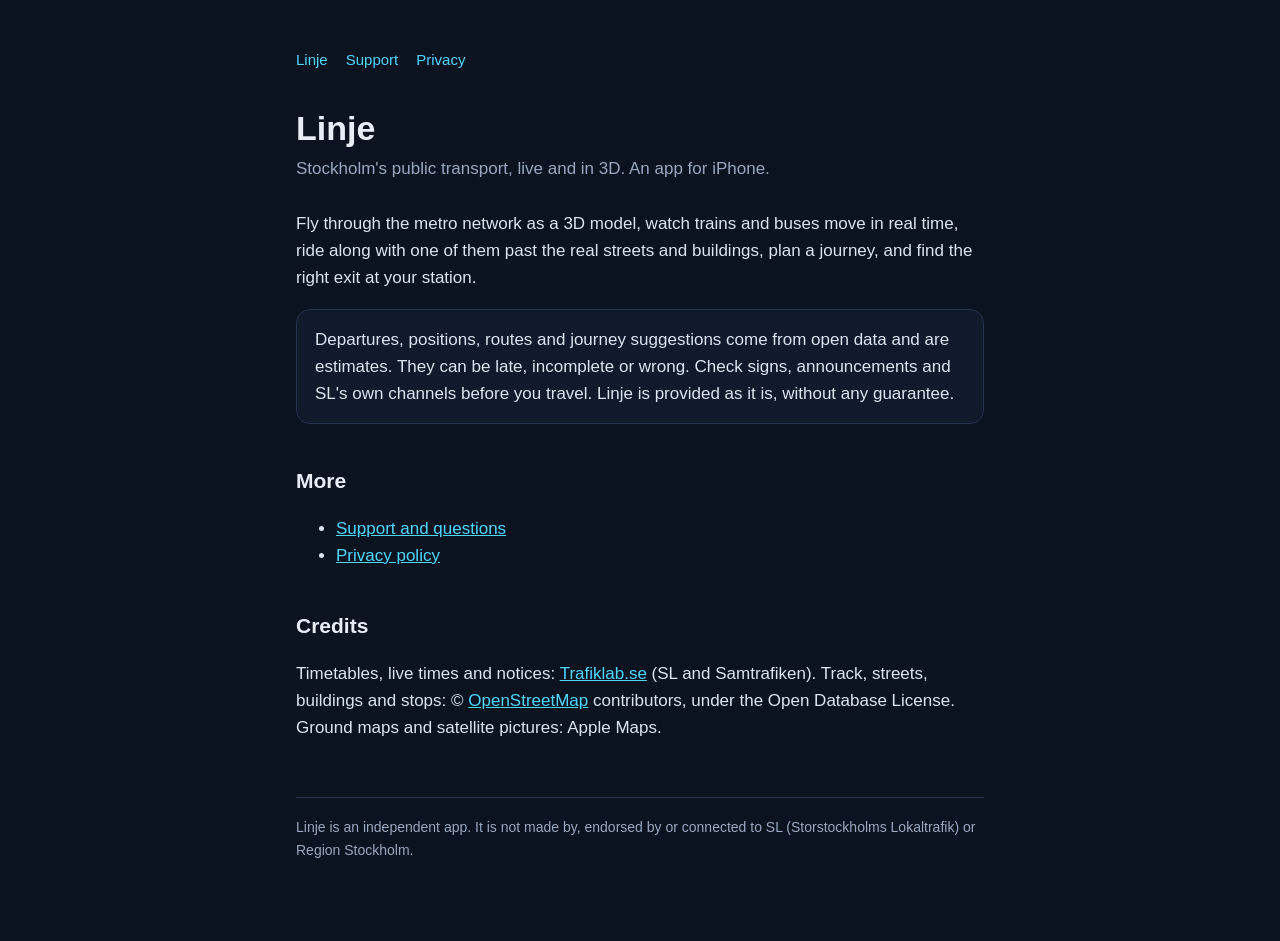
<file: index.html>
<!doctype html>
<html lang="en">
<head>
<meta charset="utf-8">
<meta name="viewport" content="width=device-width, initial-scale=1">
<title>Linje: Stockholm Transit</title>
<link rel="stylesheet" href="style.css">
</head>
<body>
<main>
<nav><a href="index.html">Linje</a><a href="support.html">Support</a><a href="privacy.html">Privacy</a></nav>
<h1>Linje</h1>
<p class="lead">Stockholm's public transport, live and in 3D. An app for iPhone.</p>
<p>Fly through the metro network as a 3D model, watch trains and buses move in real time, ride along with one of them past the real streets and buildings, plan a journey, and find the right exit at your station.</p>
<p class="note">Departures, positions, routes and journey suggestions come from open data and are estimates. They can be late, incomplete or wrong. Check signs, announcements and SL's own channels before you travel. Linje is provided as it is, without any guarantee.</p>
<h2>More</h2>
<ul>
<li><a href="support.html">Support and questions</a></li>
<li><a href="privacy.html">Privacy policy</a></li>
</ul>
<h2>Credits</h2>
<p>Timetables, live times and notices: <a href="https://www.trafiklab.se">Trafiklab.se</a> (SL and Samtrafiken). Track, streets, buildings and stops: © <a href="https://www.openstreetmap.org/copyright">OpenStreetMap</a> contributors, under the Open Database License. Ground maps and satellite pictures: Apple Maps.</p>
<footer>Linje is an independent app. It is not made by, endorsed by or connected to SL (Storstockholms Lokaltrafik) or Region Stockholm.</footer>
</main>
</body>
</html>
</file>
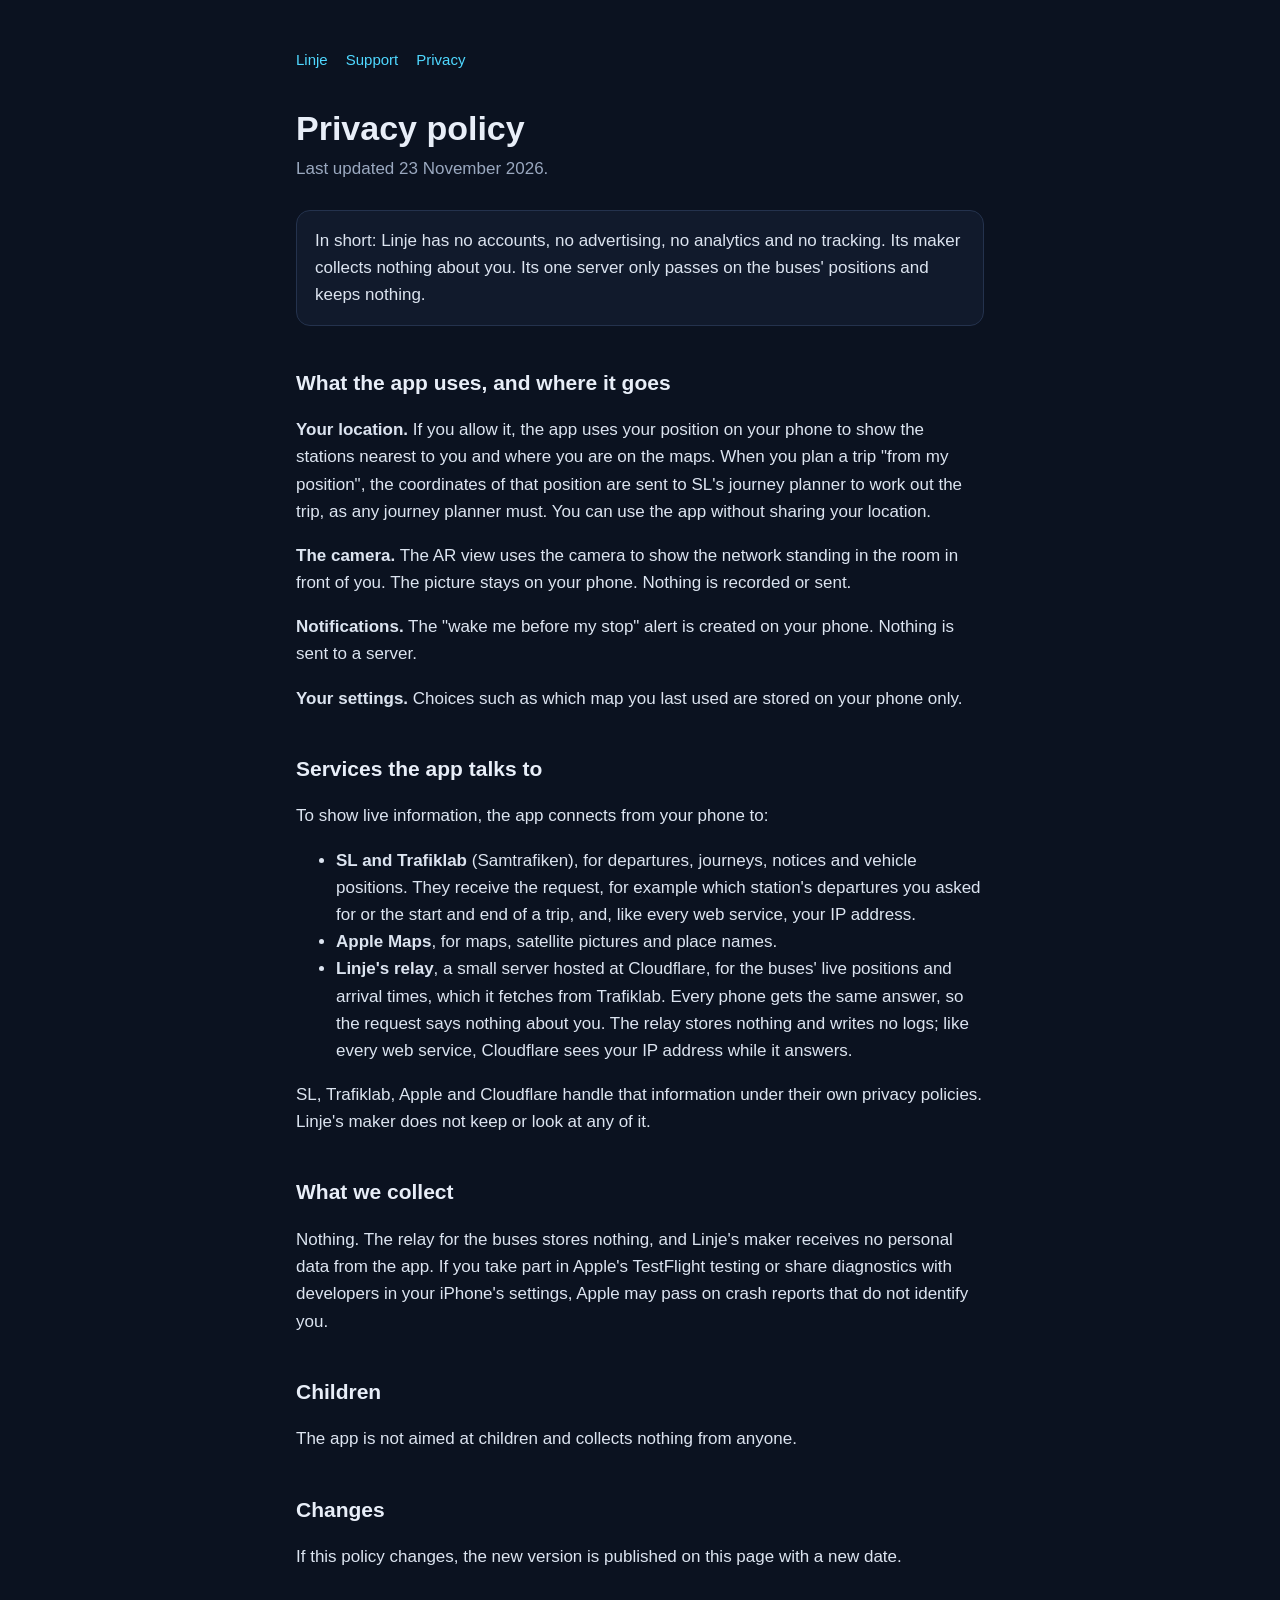
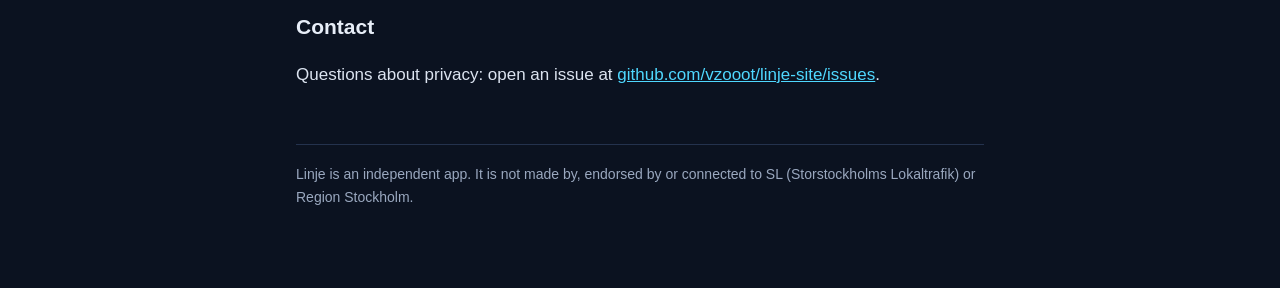
<file: privacy.html>
<!doctype html>
<html lang="en">
<head>
<meta charset="utf-8">
<meta name="viewport" content="width=device-width, initial-scale=1">
<title>Linje: Privacy policy</title>
<link rel="stylesheet" href="style.css">
</head>
<body>
<main>
<nav><a href="index.html">Linje</a><a href="support.html">Support</a><a href="privacy.html">Privacy</a></nav>
<h1>Privacy policy</h1>
<p class="lead">Last updated 23 November 2026.</p>
<p class="note">In short: Linje has no accounts, no advertising, no analytics and no tracking. Its maker collects nothing about you. Its one server only passes on the buses' positions and keeps nothing.</p>
<h2>What the app uses, and where it goes</h2>
<p><strong>Your location.</strong> If you allow it, the app uses your position on your phone to show the stations nearest to you and where you are on the maps. When you plan a trip "from my position", the coordinates of that position are sent to SL's journey planner to work out the trip, as any journey planner must. You can use the app without sharing your location.</p>
<p><strong>The camera.</strong> The AR view uses the camera to show the network standing in the room in front of you. The picture stays on your phone. Nothing is recorded or sent.</p>
<p><strong>Notifications.</strong> The "wake me before my stop" alert is created on your phone. Nothing is sent to a server.</p>
<p><strong>Your settings.</strong> Choices such as which map you last used are stored on your phone only.</p>
<h2>Services the app talks to</h2>
<p>To show live information, the app connects from your phone to:</p>
<ul>
<li><strong>SL and Trafiklab</strong> (Samtrafiken), for departures, journeys, notices and vehicle positions. They receive the request, for example which station's departures you asked for or the start and end of a trip, and, like every web service, your IP address.</li>
<li><strong>Apple Maps</strong>, for maps, satellite pictures and place names.</li>
<li><strong>Linje's relay</strong>, a small server hosted at Cloudflare, for the buses' live positions and arrival times, which it fetches from Trafiklab. Every phone gets the same answer, so the request says nothing about you. The relay stores nothing and writes no logs; like every web service, Cloudflare sees your IP address while it answers.</li>
</ul>
<p>SL, Trafiklab, Apple and Cloudflare handle that information under their own privacy policies. Linje's maker does not keep or look at any of it.</p>
<h2>What we collect</h2>
<p>Nothing. The relay for the buses stores nothing, and Linje's maker receives no personal data from the app. If you take part in Apple's TestFlight testing or share diagnostics with developers in your iPhone's settings, Apple may pass on crash reports that do not identify you.</p>
<h2>Children</h2>
<p>The app is not aimed at children and collects nothing from anyone.</p>
<h2>Changes</h2>
<p>If this policy changes, the new version is published on this page with a new date.</p>
<h2>Contact</h2>
<p>Questions about privacy: open an issue at <a href="https://github.com/vzooot/linje-site/issues">github.com/vzooot/linje-site/issues</a>.</p>
<footer>Linje is an independent app. It is not made by, endorsed by or connected to SL (Storstockholms Lokaltrafik) or Region Stockholm.</footer>
</main>
</body>
</html>
</file>
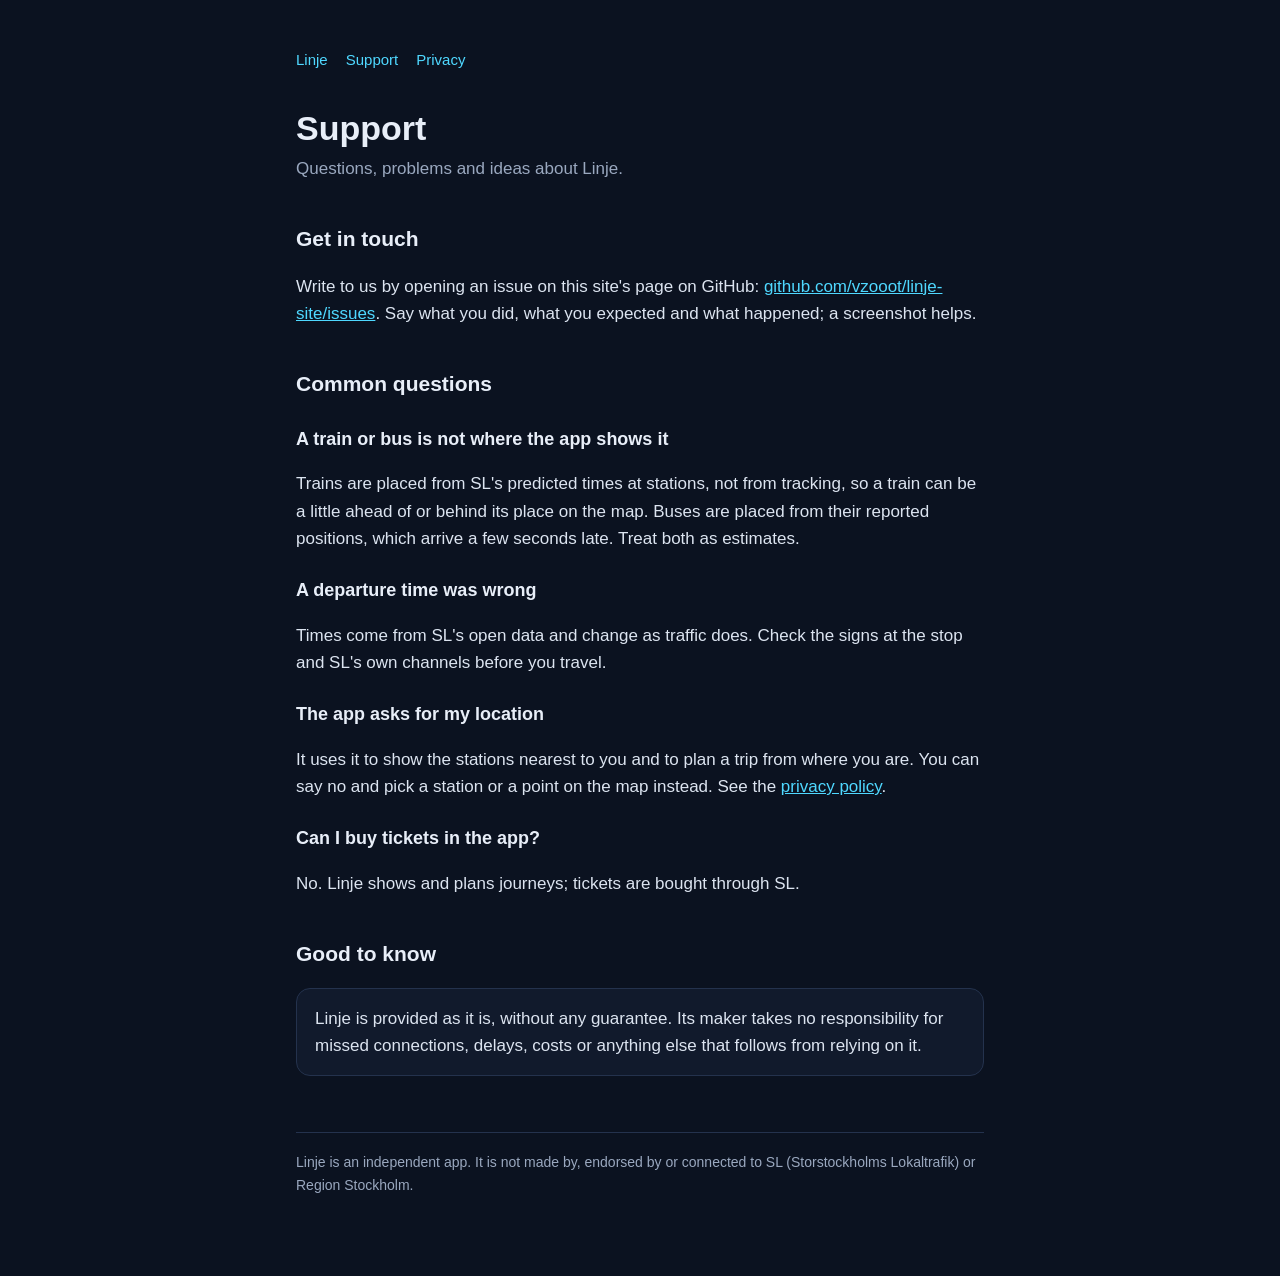
<file: support.html>
<!doctype html>
<html lang="en">
<head>
<meta charset="utf-8">
<meta name="viewport" content="width=device-width, initial-scale=1">
<title>Linje: Support</title>
<link rel="stylesheet" href="style.css">
</head>
<body>
<main>
<nav><a href="index.html">Linje</a><a href="support.html">Support</a><a href="privacy.html">Privacy</a></nav>
<h1>Support</h1>
<p class="lead">Questions, problems and ideas about Linje.</p>
<h2>Get in touch</h2>
<p>Write to us by opening an issue on this site's page on GitHub: <a href="https://github.com/vzooot/linje-site/issues">github.com/vzooot/linje-site/issues</a>. Say what you did, what you expected and what happened; a screenshot helps.</p>
<h2>Common questions</h2>
<h2 style="font-size:18px;margin-top:24px">A train or bus is not where the app shows it</h2>
<p>Trains are placed from SL's predicted times at stations, not from tracking, so a train can be a little ahead of or behind its place on the map. Buses are placed from their reported positions, which arrive a few seconds late. Treat both as estimates.</p>
<h2 style="font-size:18px;margin-top:24px">A departure time was wrong</h2>
<p>Times come from SL's open data and change as traffic does. Check the signs at the stop and SL's own channels before you travel.</p>
<h2 style="font-size:18px;margin-top:24px">The app asks for my location</h2>
<p>It uses it to show the stations nearest to you and to plan a trip from where you are. You can say no and pick a station or a point on the map instead. See the <a href="privacy.html">privacy policy</a>.</p>
<h2 style="font-size:18px;margin-top:24px">Can I buy tickets in the app?</h2>
<p>No. Linje shows and plans journeys; tickets are bought through SL.</p>
<h2>Good to know</h2>
<p class="note">Linje is provided as it is, without any guarantee. Its maker takes no responsibility for missed connections, delays, costs or anything else that follows from relying on it.</p>
<footer>Linje is an independent app. It is not made by, endorsed by or connected to SL (Storstockholms Lokaltrafik) or Region Stockholm.</footer>
</main>
</body>
</html>
</file>
<file: style.css>
:root { --ground: #0b1220; --card: #111a2c; --text: #e8eef8; --dim: #9aa8bf; --ice: #4fd8ff; --line: #24324d; }
* { box-sizing: border-box; }
body { margin: 0; background: var(--ground); color: var(--text); font: 17px/1.6 -apple-system, BlinkMacSystemFont, "Segoe UI", Roboto, sans-serif; }
main { max-width: 720px; margin: 0 auto; padding: 48px 16px 80px; }
h1 { font-size: 34px; line-height: 1.2; margin: 0 0 6px; }
h2 { font-size: 21px; margin: 40px 0 8px; }
p, li { color: #dce4f0; }
a { color: var(--ice); }
.lead { color: var(--dim); margin: 0 0 28px; }
nav { margin: 0 0 36px; font-size: 15px; }
nav a { margin-right: 18px; text-decoration: none; }
.note { background: var(--card); border: 1px solid var(--line); border-radius: 14px; padding: 16px 18px; }
footer { margin-top: 56px; padding-top: 18px; border-top: 1px solid var(--line); color: var(--dim); font-size: 14px; }
</file>
